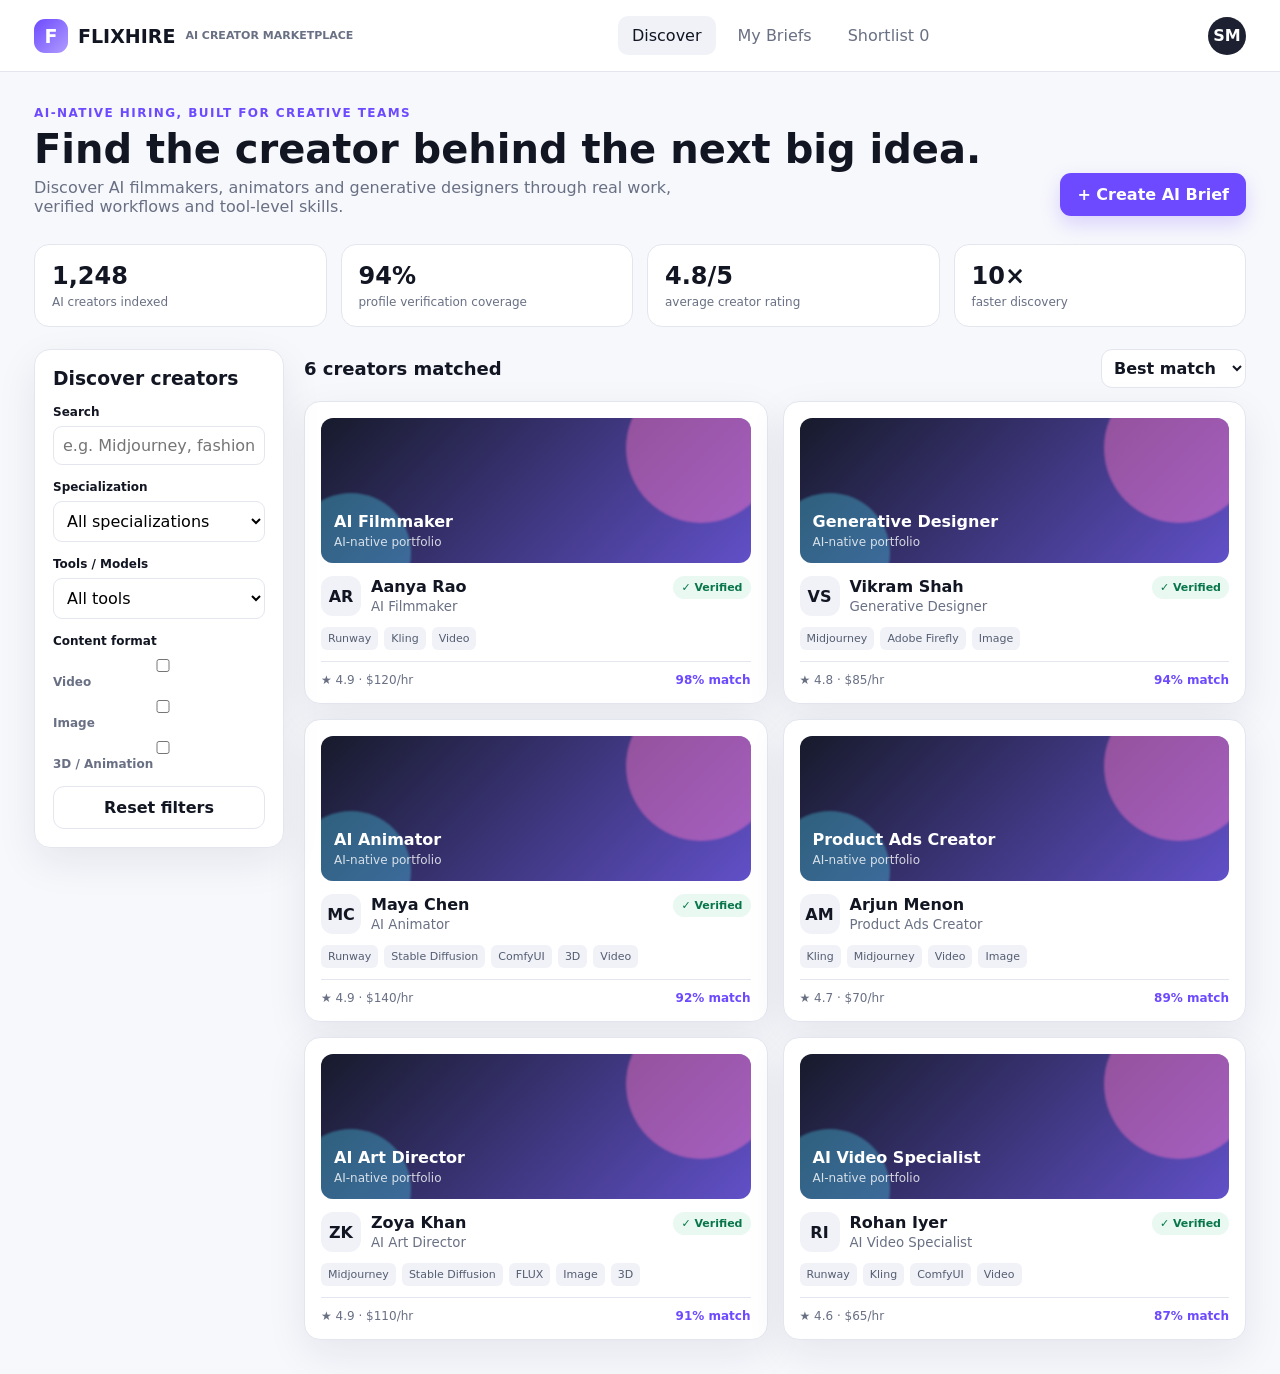
<file: index.html>
<!doctype html>
<html lang="en">
<head>
<meta charset="utf-8">
<meta name="viewport" content="width=device-width,initial-scale=1">
<title>FLIXHIRE — AI Creator Marketplace</title>
<style>
:root{--bg:#f7f8fc;--surface:#fff;--surface2:#f0f2f8;--text:#121522;--muted:#697084;--line:#e3e6ee;--accent:#6d4aff;--accent2:#8b72ff;--green:#18a86b;--shadow:0 14px 40px rgba(28,31,52,.08)}
*{box-sizing:border-box}
body{margin:0;font-family:Inter,ui-sans-serif,system-ui,-apple-system,Segoe UI,sans-serif;background:var(--bg);color:var(--text)}
button,input,select,textarea{font:inherit}
.app{min-height:100vh;background:var(--bg)}
header{height:72px;background:rgba(255,255,255,.92);border-bottom:1px solid var(--line);display:flex;align-items:center;justify-content:space-between;padding:0 34px;position:sticky;top:0;z-index:20;backdrop-filter:blur(12px)}
.logo{display:flex;gap:10px;align-items:center;font-weight:800;font-size:19px}
.mark{width:34px;height:34px;border-radius:11px;background:linear-gradient(135deg,var(--accent),#b09cff);display:grid;place-items:center;color:white;font-weight:900}
.nav{display:flex;gap:8px}
.nav button{border:0;background:transparent;padding:10px 14px;border-radius:10px;color:var(--muted);cursor:pointer}
.nav button.active,.nav button:hover{background:var(--surface2);color:var(--text)}
.avatar{width:38px;height:38px;border-radius:50%;background:#1c2030;color:white;display:grid;place-items:center;font-weight:700}
main{max-width:1280px;margin:auto;padding:34px}
.hero{display:flex;justify-content:space-between;gap:30px;align-items:flex-end;margin-bottom:28px}
.eyebrow{font-size:12px;text-transform:uppercase;letter-spacing:.12em;color:var(--accent);font-weight:800}
.hero h1{font-size:40px;line-height:1.05;margin:8px 0}
.hero p{color:var(--muted);max-width:650px;margin:0}
.primary{border:0;background:var(--accent);color:white;padding:12px 17px;border-radius:11px;font-weight:750;cursor:pointer;box-shadow:0 8px 20px rgba(109,74,255,.22)}
.secondary{border:1px solid var(--line);background:white;color:var(--text);padding:11px 15px;border-radius:11px;font-weight:700;cursor:pointer}
.stats{display:grid;grid-template-columns:repeat(4,1fr);gap:14px;margin-bottom:22px}
.stat{background:var(--surface);border:1px solid var(--line);border-radius:15px;padding:17px}
.stat b{font-size:24px}
.stat span{display:block;color:var(--muted);font-size:12px;margin-top:5px}
.layout{display:grid;grid-template-columns:250px 1fr;gap:20px}
.panel{background:var(--surface);border:1px solid var(--line);border-radius:16px;box-shadow:var(--shadow)}
.filters{padding:18px;height:max-content;position:sticky;top:90px}
.filters h3{margin:0 0 16px}
.field{margin:15px 0}
.field label{display:block;font-size:12px;font-weight:750;margin-bottom:7px}
.field input,.field select{width:100%;border:1px solid var(--line);border-radius:9px;padding:9px;background:white}
.check{display:flex;gap:8px;align-items:center;font-size:13px;color:var(--muted);margin:8px 0}
.resultsHead{display:flex;justify-content:space-between;align-items:center;margin-bottom:13px}
.resultsHead h2{font-size:18px;margin:0}
.creatorGrid{display:grid;grid-template-columns:repeat(2,1fr);gap:15px}
.creator{padding:16px;transition:.2s;cursor:pointer}
.creator:hover{transform:translateY(-2px);box-shadow:0 18px 42px rgba(28,31,52,.12)}
.cover{height:145px;border-radius:12px;background:linear-gradient(135deg,#171a2b,#6150c8);position:relative;overflow:hidden;display:flex;align-items:flex-end;padding:13px;color:white}
.cover:before,.cover:after{content:"";position:absolute;border-radius:50%;filter:blur(1px)}
.cover:before{width:150px;height:150px;background:#ff75c3;opacity:.45;right:-25px;top:-45px}
.cover:after{width:120px;height:120px;background:#50e7ff;opacity:.32;left:-30px;bottom:-50px}
.coverText{position:relative;z-index:1;font-weight:800;font-size:16px}
.creatorTop{display:flex;justify-content:space-between;gap:12px;margin-top:13px}
.person{display:flex;gap:10px;align-items:center}
.mini{width:40px;height:40px;border-radius:12px;background:var(--surface2);display:grid;place-items:center;font-weight:800}
.person b{display:block}
.person small{color:var(--muted)}
.verified{font-size:11px;background:#e9f9f2;color:#08764a;padding:5px 8px;border-radius:20px;font-weight:750;height:max-content}
.tags{display:flex;flex-wrap:wrap;gap:6px;margin:11px 0}
.tag{font-size:11px;background:var(--surface2);padding:5px 7px;border-radius:6px;color:#555d70}
.meta{display:flex;justify-content:space-between;color:var(--muted);font-size:12px;border-top:1px solid var(--line);padding-top:11px}
.match{color:var(--accent);font-weight:800}
.empty{display:none;text-align:center;padding:50px;color:var(--muted)}
.modal{position:fixed;inset:0;background:rgba(11,13,22,.5);display:none;align-items:center;justify-content:center;padding:20px;z-index:50}
.modal.show{display:flex}
.dialog{background:white;width:min(720px,100%);max-height:90vh;overflow:auto;border-radius:20px;padding:24px;box-shadow:0 30px 80px rgba(0,0,0,.25)}
.dialogHead{display:flex;justify-content:space-between}
.close{border:0;background:var(--surface2);border-radius:9px;width:36px;height:36px;cursor:pointer}
.briefGrid{display:grid;grid-template-columns:1fr 1fr;gap:14px}
.dialog textarea{width:100%;min-height:100px;border:1px solid var(--line);border-radius:10px;padding:10px;resize:vertical}
.dialog .wide{grid-column:1/-1}
.aiBox{margin:16px 0;padding:14px;border-radius:12px;background:#f2efff;border:1px solid #ded6ff}
.aiBox b{color:var(--accent)}
.detail{display:grid;grid-template-columns:1fr 1fr;gap:20px}
.portfolioBig{height:250px;border-radius:14px;background:linear-gradient(135deg,#16192b,#8a6dff);display:grid;place-items:center;color:white;font-size:24px;font-weight:850}
.detail h2{margin:0}
.detail p{color:var(--muted);line-height:1.6}
.signal{display:flex;gap:9px;align-items:center;margin:9px 0;font-size:13px}
.dot{width:8px;height:8px;border-radius:50%;background:var(--green)}
@media(max-width:900px){
header{padding:0 15px}
.nav{display:none}
main{padding:22px 15px}
.hero{align-items:flex-start;flex-direction:column}
.stats{grid-template-columns:1fr 1fr}
.layout{grid-template-columns:1fr}
.filters{position:static}
.creatorGrid{grid-template-columns:1fr}
.detail{grid-template-columns:1fr}
}
</style>
</head>

<body>
<div class="app">

<header>
<div class="logo">
<div class="mark">F</div>
FLIXHIRE
<span style="font-size:11px;color:var(--muted);font-weight:600">AI CREATOR MARKETPLACE</span>
</div>

<div class="nav">
<button class="active" onclick="showView('discover',this)">Discover</button>
<button onclick="showView('briefs',this)">My Briefs</button>
<button onclick="showView('shortlist',this)">Shortlist <span id="shortCount">0</span></button>
</div>

<div class="avatar">SM</div>
</header>

<main>

<section class="hero">
<div>
<div class="eyebrow">AI-native hiring, built for creative teams</div>
<h1>Find the creator behind the next big idea.</h1>
<p>Discover AI filmmakers, animators and generative designers through real work, verified workflows and tool-level skills.</p>
</div>

<button class="primary" onclick="openBrief()">+ Create AI Brief</button>
</section>

<div class="stats">
<div class="stat"><b>1,248</b><span>AI creators indexed</span></div>
<div class="stat"><b>94%</b><span>profile verification coverage</span></div>
<div class="stat"><b>4.8/5</b><span>average creator rating</span></div>
<div class="stat"><b>10×</b><span>faster discovery</span></div>
</div>

<div class="layout">

<aside class="panel filters">
<h3>Discover creators</h3>

<div class="field">
<label>Search</label>
<input id="search" placeholder="e.g. Midjourney, fashion" oninput="filterCreators()">
</div>

<div class="field">
<label>Specialization</label>
<select id="spec" onchange="filterCreators()">
<option value="">All specializations</option>
<option>AI Filmmaking</option>
<option>AI Animation</option>
<option>Generative Design</option>
<option>Product Ads</option>
</select>
</div>

<div class="field">
<label>Tools / Models</label>
<select id="tool" onchange="filterCreators()">
<option value="">All tools</option>
<option>Midjourney</option>
<option>Runway</option>
<option>Adobe Firefly</option>
<option>Stable Diffusion</option>
<option>Kling</option>
</select>
</div>

<div class="field">
<label>Content format</label>

<label class="check">
<input type="checkbox" value="Video" onchange="filterCreators()"> Video
</label>

<label class="check">
<input type="checkbox" value="Image" onchange="filterCreators()"> Image
</label>

<label class="check">
<input type="checkbox" value="3D" onchange="filterCreators()"> 3D / Animation
</label>
</div>

<button class="secondary" style="width:100%" onclick="resetFilters()">Reset filters</button>
</aside>

<section>

<div class="resultsHead">
<h2><span id="resultCount">6</span> creators matched</h2>

<select class="secondary" style="padding:8px" onchange="sortCreators(this.value)">
<option value="match">Best match</option>
<option value="rating">Top rated</option>
<option value="rate">Lowest rate</option>
</select>
</div>

<div class="creatorGrid" id="grid"></div>

<div class="empty panel" id="empty">
No creators match these filters.
<br>
<button class="secondary" style="margin-top:12px" onclick="resetFilters()">Clear filters</button>
</div>

</section>
</div>
</main>

<div class="modal" id="modal">
<div class="dialog" id="dialog"></div>
</div>

</div>

<script>

/* =========================================
   FLIXHIRE FRONTEND-ONLY DEMO DATA
   No backend or localhost required
========================================= */

const creators = [

{
id:1,
name:'Aanya Rao',
role:'AI Filmmaker',
spec:'AI Filmmaking',
tools:['Runway','Kling'],
formats:['Video'],
rating:4.9,
rate:120,
match:98,
verified:true,
desc:'Cinematic brand films and product narratives. Strong in storyboarding, image-to-video and controlled motion workflows.'
},

{
id:2,
name:'Vikram Shah',
role:'Generative Designer',
spec:'Generative Design',
tools:['Midjourney','Adobe Firefly'],
formats:['Image'],
rating:4.8,
rate:85,
match:94,
verified:true,
desc:'Campaign key visuals, fashion concepts and high-volume social creative with consistent visual systems.'
},

{
id:3,
name:'Maya Chen',
role:'AI Animator',
spec:'AI Animation',
tools:['Runway','Stable Diffusion','ComfyUI'],
formats:['3D','Video'],
rating:4.9,
rate:140,
match:92,
verified:true,
desc:'Stylized animation, character concepts and motion design with production-ready handoff workflows.'
},

{
id:4,
name:'Arjun Menon',
role:'Product Ads Creator',
spec:'Product Ads',
tools:['Kling','Midjourney'],
formats:['Video','Image'],
rating:4.7,
rate:70,
match:89,
verified:false,
desc:'Performance-focused product ads for D2C brands, optimized for short-form social platforms.'
},

{
id:5,
name:'Zoya Khan',
role:'AI Art Director',
spec:'Generative Design',
tools:['Midjourney','Stable Diffusion','FLUX'],
formats:['Image','3D'],
rating:4.9,
rate:110,
match:91,
verified:true,
desc:'Art direction, visual identity and concept development for premium lifestyle and technology brands.'
},

{
id:6,
name:'Rohan Iyer',
role:'AI Video Specialist',
spec:'AI Filmmaking',
tools:['Runway','Kling','ComfyUI'],
formats:['Video'],
rating:4.6,
rate:65,
match:87,
verified:true,
desc:'Fast-turnaround UGC-style ads, motion graphics and product explainers for growth teams.'
}

];

let shortlist = new Set(
JSON.parse(localStorage.getItem('flixhireShortlist') || '[]')
);

function saveShortlist(){
localStorage.setItem(
'flixhireShortlist',
JSON.stringify([...shortlist])
);

document.getElementById('shortCount').textContent = shortlist.size;
}

function render(list = creators){

const grid = document.getElementById('grid');

grid.innerHTML = list.map(c => `

<article class="panel creator" onclick="openProfile(${c.id})">

<div class="cover">

<div class="coverText">
${c.role}
<br>
<span style="font-size:12px;font-weight:500;opacity:.8">
AI-native portfolio
</span>
</div>

</div>

<div class="creatorTop">

<div class="person">

<div class="mini">
${c.name.split(' ').map(x => x[0]).join('')}
</div>

<div>
<b>${c.name}</b>
<small>${c.role}</small>
</div>

</div>

${c.verified
? '<span class="verified">✓ Verified</span>'
: ''}

</div>

<div class="tags">

${c.tools.map(x => `<span class="tag">${x}</span>`).join('')}

${c.formats.map(x => `<span class="tag">${x}</span>`).join('')}

</div>

<div class="meta">

<span>
★ ${c.rating} · $${c.rate}/hr
</span>

<span class="match">
${c.match}% match
</span>

</div>

</article>

`).join('');

document.getElementById('resultCount').textContent = list.length;

document.getElementById('empty').style.display =
list.length ? 'none' : 'block';

}

function filterCreators(){

const q =
document.getElementById('search').value.toLowerCase();

const s =
document.getElementById('spec').value;

const t =
document.getElementById('tool').value;

const formats =
[
...document.querySelectorAll(
'.filters input[type=checkbox]:checked'
)
].map(x => x.value);

const filtered = creators.filter(c =>

(!q ||
(c.name +
c.role +
c.tools.join(' ') +
c.spec +
c.desc)
.toLowerCase()
.includes(q))

&&

(!s || c.spec === s)

&&

(!t || c.tools.includes(t))

&&

(!formats.length ||
formats.some(f => c.formats.includes(f)))

);

render(filtered);

}

function resetFilters(){

document.getElementById('search').value = '';

document.getElementById('spec').value = '';

document.getElementById('tool').value = '';

document
.querySelectorAll('.filters input[type=checkbox]')
.forEach(x => x.checked = false);

render(creators);

}

function sortCreators(v){

let x = [...creators];

if(v === 'rating'){
x.sort((a,b) => b.rating - a.rating);
}

if(v === 'rate'){
x.sort((a,b) => a.rate - b.rate);
}

if(v === 'match'){
x.sort((a,b) => b.match - a.match);
}

render(x);

}

function openBrief(){

document.getElementById('dialog').innerHTML = `

<div class="dialogHead">

<div>

<div class="eyebrow">
AI-assisted brief builder
</div>

<h2 style="margin:5px 0">
Turn an idea into a creator-ready brief
</h2>

</div>

<button class="close" onclick="closeModal()">×</button>

</div>

<p style="color:var(--muted)">
Describe your campaign naturally. FLIXHIRE structures the requirements so creators can respond with fewer revisions.
</p>

<div class="field">

<label>Rough idea</label>

<textarea
id="idea"
placeholder="We need a 20-second premium skincare ad for Instagram. Soft morning light, elegant, modern, with a woman applying serum..."
></textarea>

</div>

<button class="primary" onclick="generateBrief()">
✦ Generate structured brief
</button>

<div id="generated"></div>

`;

openModal();

}

function generateBrief(){

const idea =
document.getElementById('idea').value ||
'A premium skincare campaign for social media.';

document.getElementById('generated').innerHTML = `

<div class="aiBox">

<b>✦ AI-generated brief</b>

<p style="margin:8px 0;color:#343047">

<strong>Campaign:</strong>
Premium skincare social campaign

<br>

<strong>Content:</strong>
20-second hero video + 3 social cutdowns

<br>

<strong>Style:</strong>
Clean, premium, soft morning light, modern beauty

<br>

<strong>Format:</strong>
9:16 vertical, 1080×1920

<br>

<strong>Commercial use:</strong>
Paid social + brand website, worldwide, 12 months

<br>

<strong>Preferred workflow:</strong>
Runway/Kling + image generation, editable project handoff

<br>

<strong>Reference:</strong>
${idea}

</p>

</div>

<div style="display:flex;gap:10px;justify-content:flex-end">

<button class="secondary" onclick="closeModal()">
Save draft
</button>

<button
class="primary"
onclick="closeModal();alert('Brief published! 18 matching creators notified.')"
>
Publish brief
</button>

</div>

`;

}

function openProfile(id){

const c = creators.find(x => x.id === id);

document.getElementById('dialog').innerHTML = `

<div class="dialogHead">

<div class="person">

<div class="mini">
${c.name.split(' ').map(x => x[0]).join('')}
</div>

<div>

<h2>${c.name}</h2>

<span style="color:var(--muted)">
${c.role} · ${c.spec}
</span>

</div>

</div>

<button class="close" onclick="closeModal()">×</button>

</div>

<div class="detail" style="margin-top:18px">

<div>

<div class="portfolioBig">
PORTFOLIO REEL
</div>

<div class="tags">

${c.tools.map(x =>
`<span class="tag">${x}</span>`
).join('')}

</div>

</div>

<div>

<p>${c.desc}</p>

<h4>Verification signals</h4>

<div class="signal">
<span class="dot"></span>
${c.verified
? 'Tool usage verified'
: 'Tool usage self-declared'}
</div>

<div class="signal">
<span class="dot"></span>
Portfolio ownership confirmed
</div>

<div class="signal">
<span class="dot"></span>
Commercial-use workflow documented
</div>

<h4>Match score</h4>

<div style="font-size:30px;font-weight:850;color:var(--accent)">
${c.match}%
</div>

<div style="color:var(--muted);font-size:12px">
Based on tools, specialization, format and brief requirements.
</div>

</div>

</div>

<div style="display:flex;justify-content:flex-end;gap:10px;margin-top:20px">

<button
class="secondary"
onclick="toggleShort(${c.id})"
>
${shortlist.has(c.id)
? '✓ Shortlisted'
: '＋ Shortlist'}
</button>

<button
class="primary"
onclick="closeModal();alert('Engagement request sent to ${c.name}.')"
>
Invite to project
</button>

</div>

`;

openModal();

}

function toggleShort(id){

if(shortlist.has(id)){
shortlist.delete(id);
}else{
shortlist.add(id);
}

saveShortlist();

openProfile(id);

}

function showView(view,btn){

document
.querySelectorAll('.nav button')
.forEach(x => x.classList.remove('active'));

btn.classList.add('active');

if(view === 'briefs'){

openBrief();

}else if(view === 'shortlist'){

const list =
creators.filter(c => shortlist.has(c.id));

render(list);

}else{

render(creators);

}

}

function openModal(){

document
.getElementById('modal')
.classList.add('show');

}

function closeModal(){

document
.getElementById('modal')
.classList.remove('show');

}

document
.getElementById('modal')
.addEventListener('click', e => {

if(e.target.id === 'modal'){
closeModal();
}

});

saveShortlist();

render();

</script>

</body>
</html>
</file>
